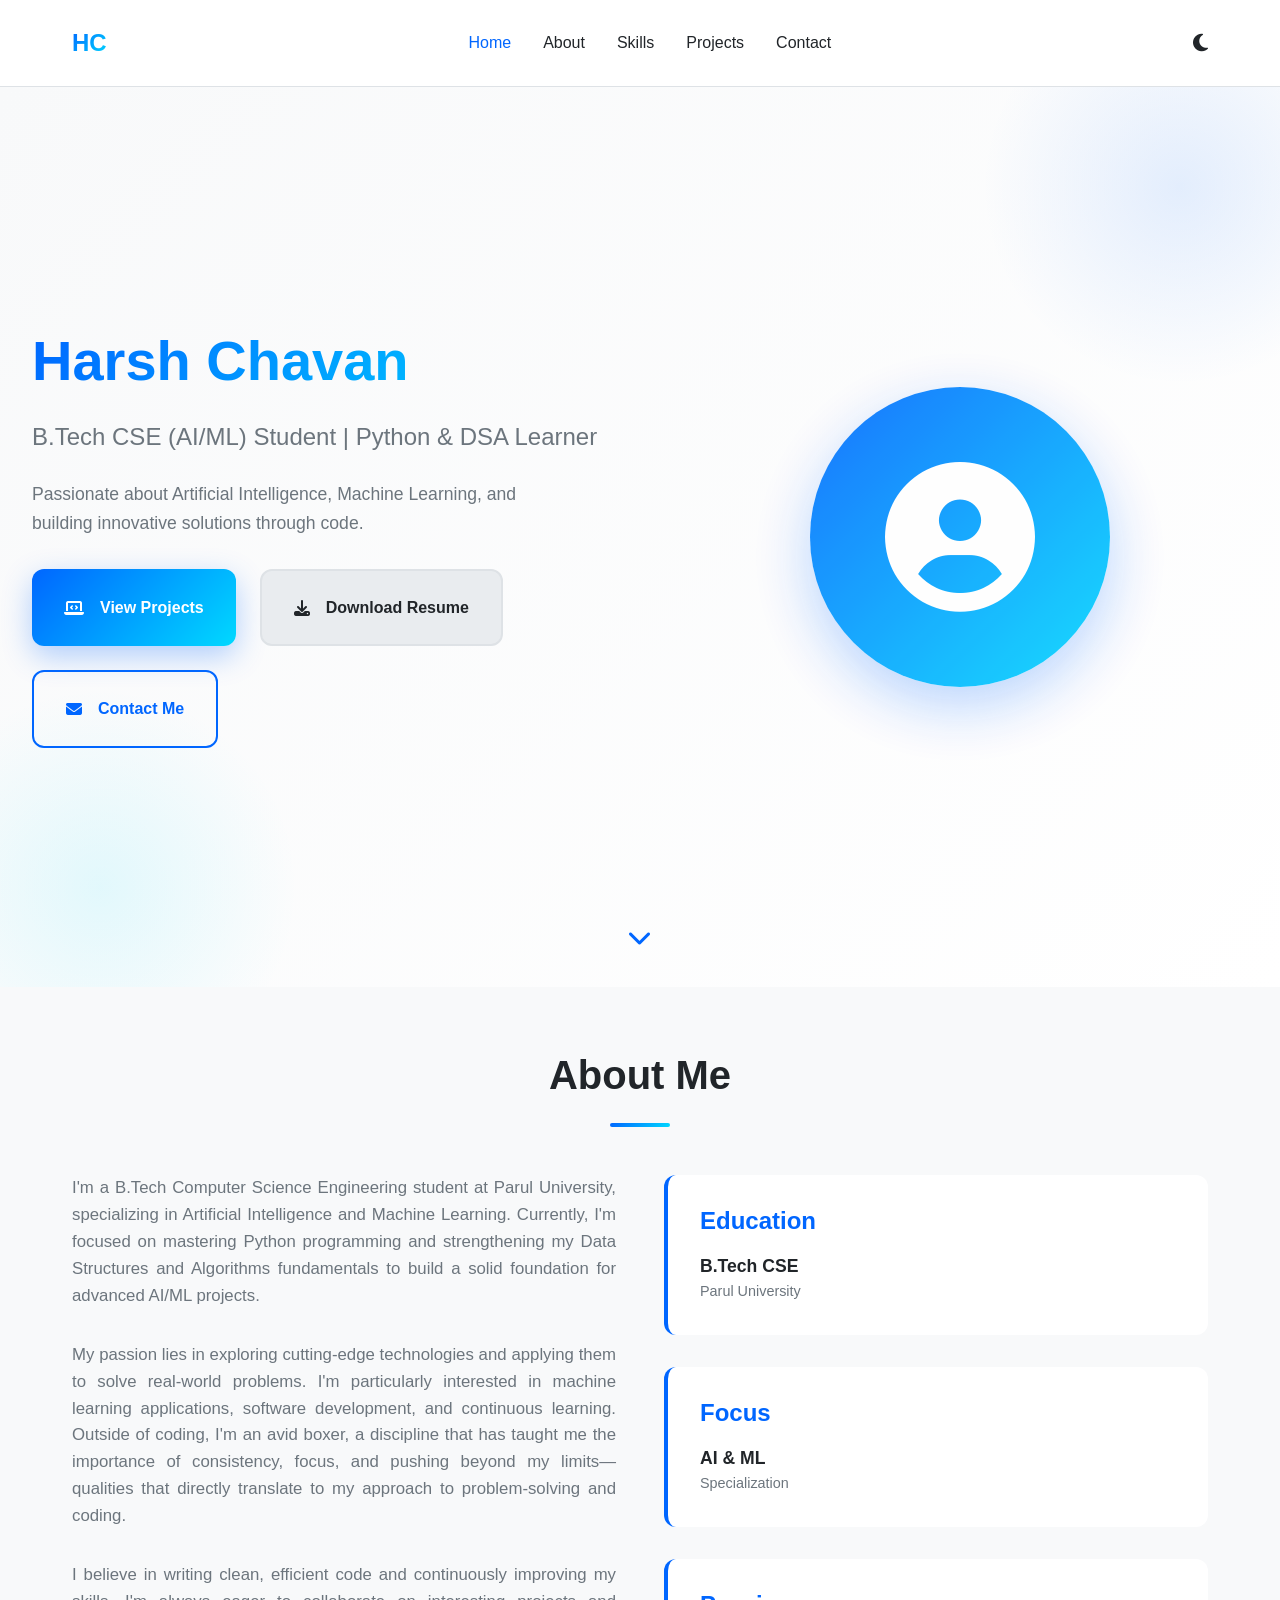
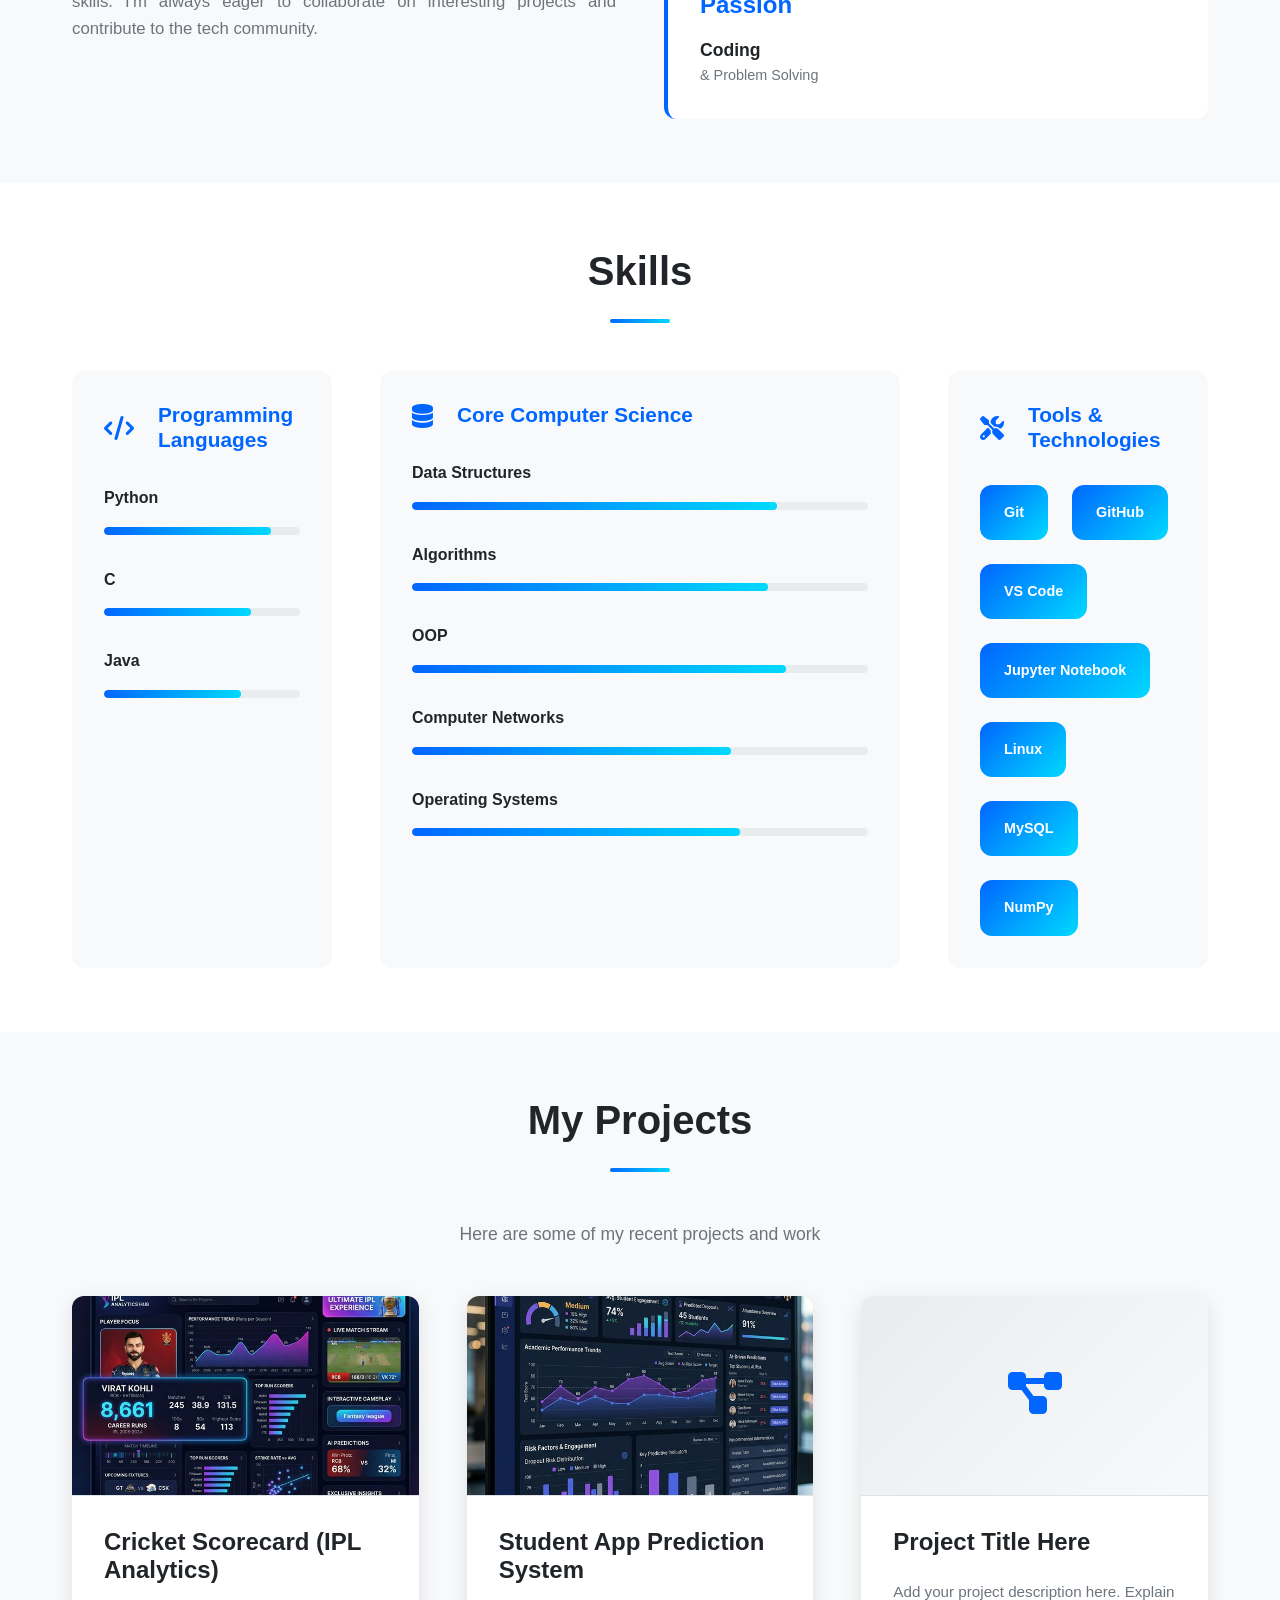
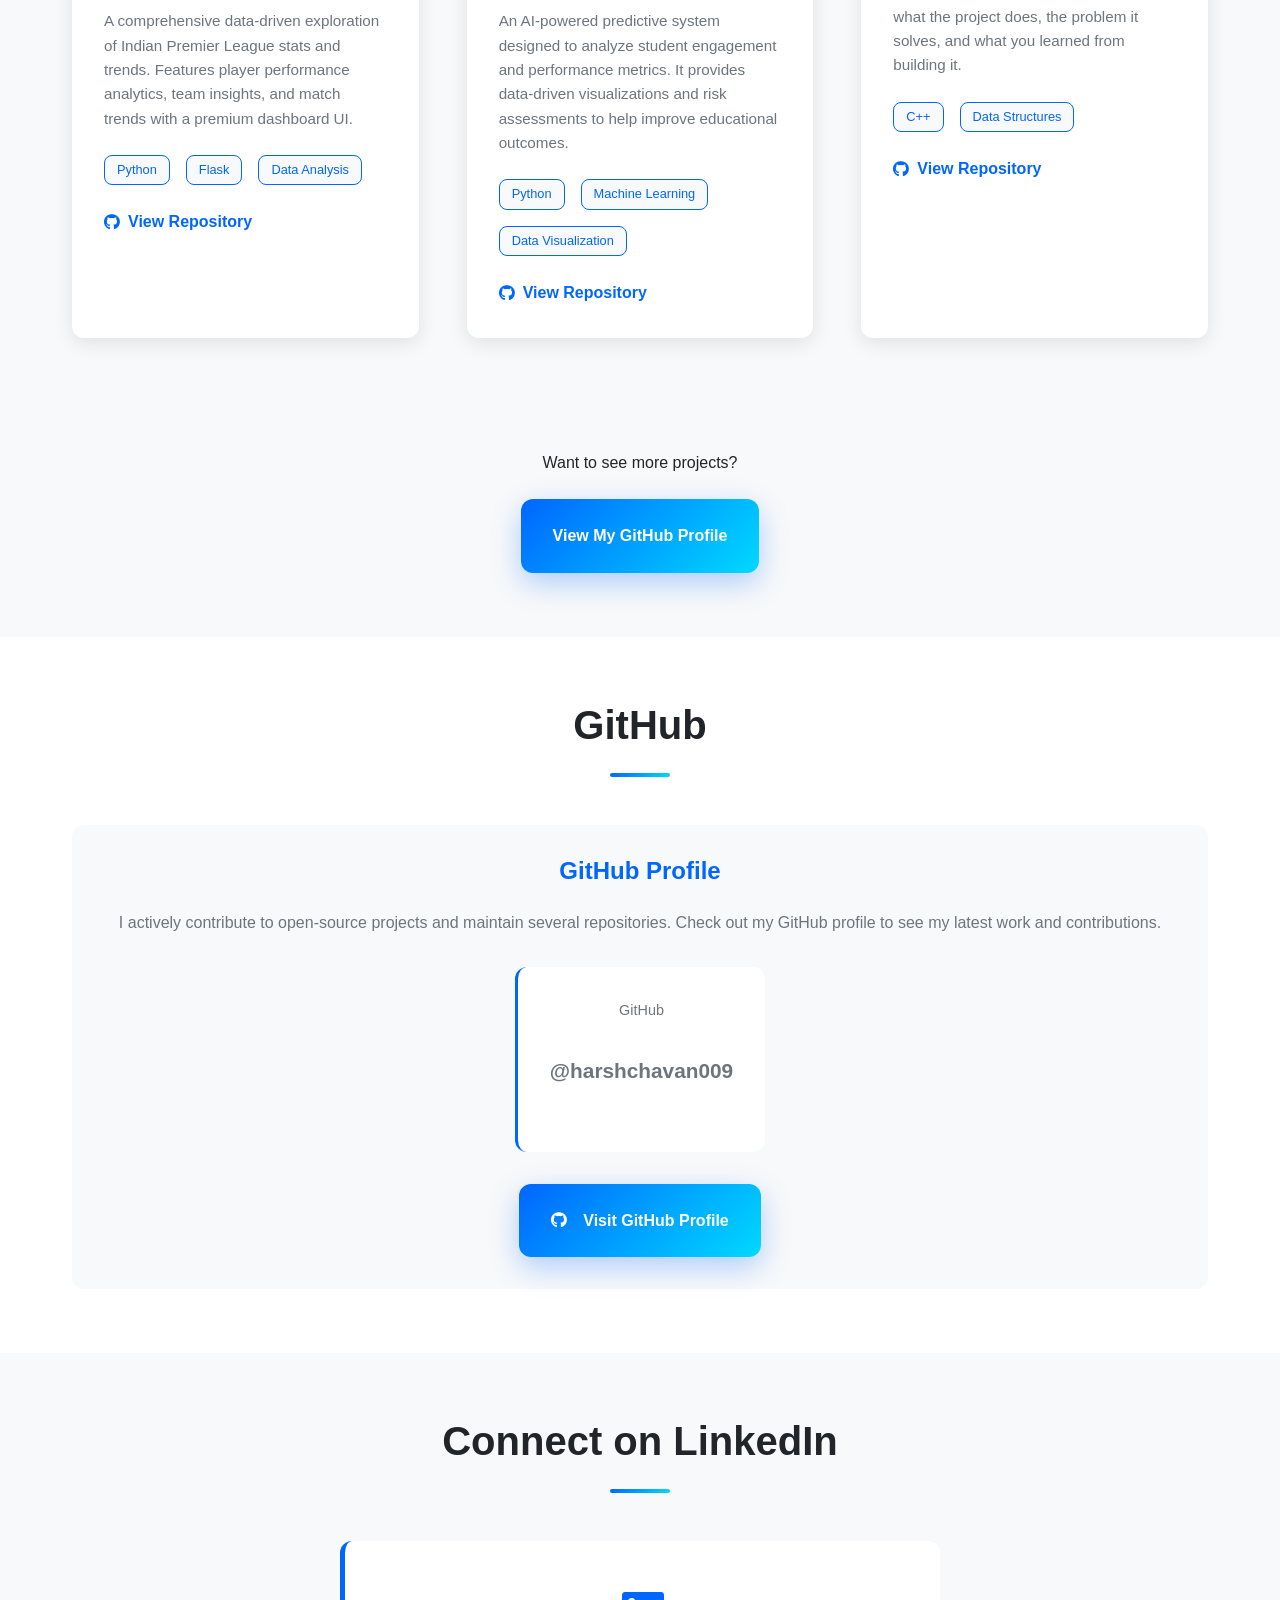
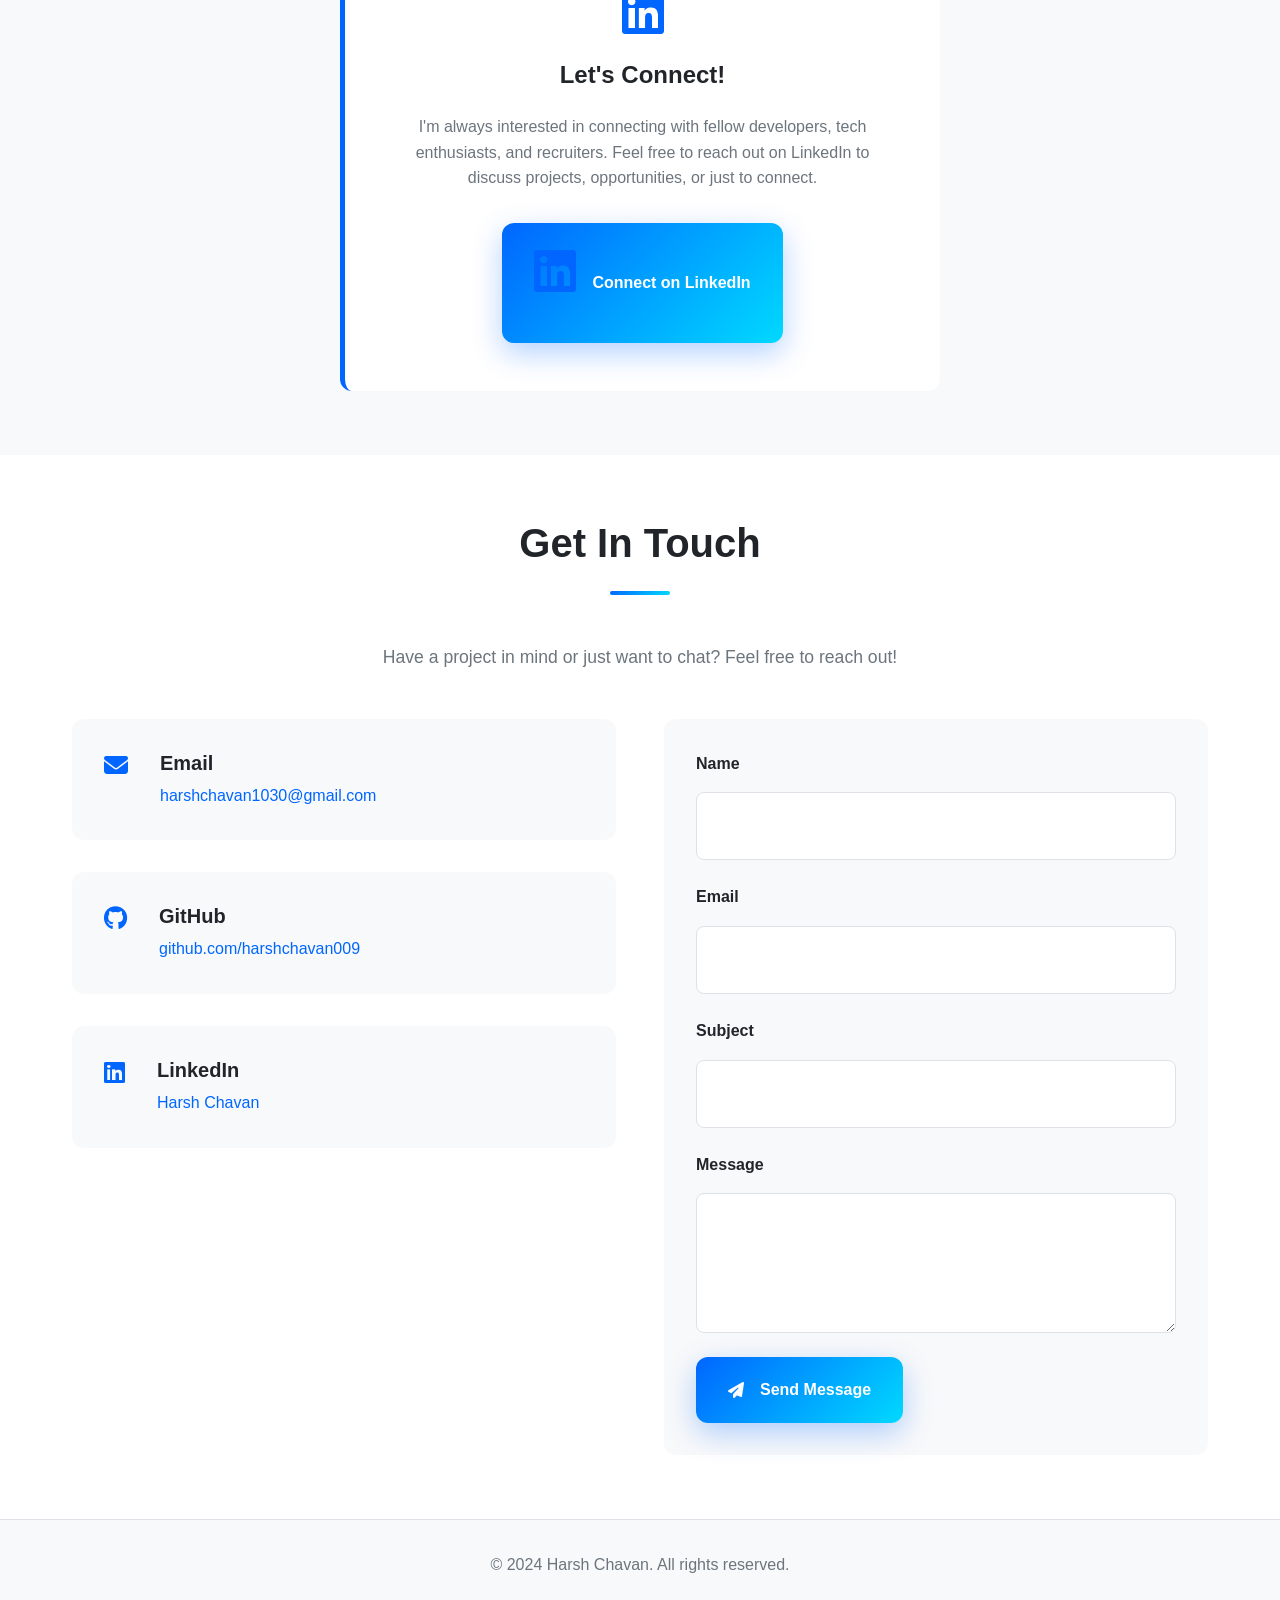
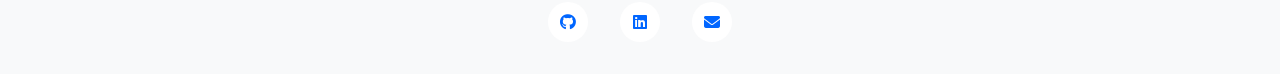
<file: legacy/index.html>
<!DOCTYPE html>
<html lang="en">
<head>
    <meta charset="UTF-8">
    <meta name="viewport" content="width=device-width, initial-scale=1.0">
    <title>Harsh Chavan - B.Tech CSE AI/ML Student</title>
    <link rel="stylesheet" href="styles.css">
    <link rel="stylesheet" href="https://cdnjs.cloudflare.com/ajax/libs/font-awesome/6.4.0/css/all.min.css">
</head>
<body>
    <!-- Navigation Bar -->
    <nav class="navbar">
        <div class="nav-container">
            <div class="nav-logo">
                <span class="logo-text">HC</span>
            </div>
            <ul class="nav-menu">
                <li><a href="#home" class="nav-link">Home</a></li>
                <li><a href="#about" class="nav-link">About</a></li>
                <li><a href="#skills" class="nav-link">Skills</a></li>
                <li><a href="#projects" class="nav-link">Projects</a></li>
                <li><a href="#contact" class="nav-link">Contact</a></li>
            </ul>
            <div class="nav-controls">
                <button class="theme-toggle" id="themeToggle" aria-label="Toggle theme">
                    <i class="fas fa-moon"></i>
                </button>
                <button class="hamburger" id="hamburger">
                    <span></span>
                    <span></span>
                    <span></span>
                </button>
            </div>
        </div>
    </nav>

    <!-- Hero Section -->
    <section id="home" class="hero">
        <div class="hero-content">
            <div class="hero-text">
                <h1 class="hero-title">Harsh Chavan</h1>
                <p class="hero-subtitle">B.Tech CSE (AI/ML) Student | Python & DSA Learner</p>
                <p class="hero-description">
                    Passionate about Artificial Intelligence, Machine Learning, and building innovative solutions through code.
                </p>
                <div class="hero-buttons">
                    <a href="#projects" class="btn btn-primary">
                        <i class="fas fa-laptop-code"></i> View Projects
                    </a>
                    <a href="#contact" class="btn btn-secondary">
                        <i class="fas fa-download"></i> Download Resume
                    </a>
                    <a href="#contact" class="btn btn-outline">
                        <i class="fas fa-envelope"></i> Contact Me
                    </a>
                </div>
            </div>
            <div class="hero-image">
                <div class="avatar-placeholder">
                    <i class="fas fa-user-circle"></i>
                </div>
            </div>
        </div>
        <div class="scroll-indicator">
            <i class="fas fa-chevron-down"></i>
        </div>
    </section>

    <!-- About Section -->
    <section id="about" class="about">
        <div class="container">
            <h2 class="section-title">About Me</h2>
            <div class="about-content">
                <div class="about-text">
                    <p>
                        I'm a B.Tech Computer Science Engineering student at Parul University, specializing in Artificial Intelligence and Machine Learning. Currently, I'm focused on mastering Python programming and strengthening my Data Structures and Algorithms fundamentals to build a solid foundation for advanced AI/ML projects.
                    </p>
                    <p>
                        My passion lies in exploring cutting-edge technologies and applying them to solve real-world problems. I'm particularly interested in machine learning applications, software development, and continuous learning. Outside of coding, I'm an avid boxer, a discipline that has taught me the importance of consistency, focus, and pushing beyond my limits—qualities that directly translate to my approach to problem-solving and coding.
                    </p>
                    <p>
                        I believe in writing clean, efficient code and continuously improving my skills. I'm always eager to collaborate on interesting projects and contribute to the tech community.
                    </p>
                </div>
                <div class="about-stats">
                    <div class="stat-card">
                        <h3>Education</h3>
                        <p>B.Tech CSE</p>
                        <p class="stat-subtext">Parul University</p>
                    </div>
                    <div class="stat-card">
                        <h3>Focus</h3>
                        <p>AI & ML</p>
                        <p class="stat-subtext">Specialization</p>
                    </div>
                    <div class="stat-card">
                        <h3>Passion</h3>
                        <p>Coding</p>
                        <p class="stat-subtext">& Problem Solving</p>
                    </div>
                </div>
            </div>
        </div>
    </section>

    <!-- Skills Section -->
    <section id="skills" class="skills">
        <div class="container">
            <h2 class="section-title">Skills</h2>
            <div class="skills-grid">
                <!-- Programming Languages -->
                <div class="skill-category">
                    <h3 class="category-title">
                        <i class="fas fa-code"></i> Programming Languages
                    </h3>
                    <div class="skill-items">
                        <div class="skill-item">
                            <span class="skill-name">Python</span>
                            <div class="skill-bar">
                                <div class="skill-progress" style="width: 85%;"></div>
                            </div>
                        </div>
                        <div class="skill-item">
                            <span class="skill-name">C</span>
                            <div class="skill-bar">
                                <div class="skill-progress" style="width: 75%;"></div>
                            </div>
                        </div>
                        <div class="skill-item">
                            <span class="skill-name">Java</span>
                            <div class="skill-bar">
                                <div class="skill-progress" style="width: 70%;"></div>
                            </div>
                        </div>
                    </div>
                </div>

                <!-- Core Computer Science -->
                <div class="skill-category">
                    <h3 class="category-title">
                        <i class="fas fa-database"></i> Core Computer Science
                    </h3>
                    <div class="skill-items">
                        <div class="skill-item">
                            <span class="skill-name">Data Structures</span>
                            <div class="skill-bar">
                                <div class="skill-progress" style="width: 80%;"></div>
                            </div>
                        </div>
                        <div class="skill-item">
                            <span class="skill-name">Algorithms</span>
                            <div class="skill-bar">
                                <div class="skill-progress" style="width: 78%;"></div>
                            </div>
                        </div>
                        <div class="skill-item">
                            <span class="skill-name">OOP</span>
                            <div class="skill-bar">
                                <div class="skill-progress" style="width: 82%;"></div>
                            </div>
                        </div>
                        <div class="skill-item">
                            <span class="skill-name">Computer Networks</span>
                            <div class="skill-bar">
                                <div class="skill-progress" style="width: 70%;"></div>
                            </div>
                        </div>
                        <div class="skill-item">
                            <span class="skill-name">Operating Systems</span>
                            <div class="skill-bar">
                                <div class="skill-progress" style="width: 72%;"></div>
                            </div>
                        </div>
                    </div>
                </div>

                <!-- Tools & Technologies -->
                <div class="skill-category">
                    <h3 class="category-title">
                        <i class="fas fa-tools"></i> Tools & Technologies
                    </h3>
                    <div class="skill-badges">
                        <span class="badge">Git</span>
                        <span class="badge">GitHub</span>
                        <span class="badge">VS Code</span>
                        <span class="badge">Jupyter Notebook</span>
                        <span class="badge">Linux</span>
                        <span class="badge">MySQL</span>
                        <span class="badge">NumPy</span>
                    </div>
                </div>
            </div>
        </div>
    </section>

    <!-- Projects Section -->
    <section id="projects" class="projects">
        <div class="container">
            <h2 class="section-title">My Projects</h2>
            <p class="section-subtitle">Here are some of my recent projects and work</p>
            <div class="projects-grid">
                <div class="project-card">
                    <div class="project-image">
                        <img src="projects/cricket-scorecard.png" alt="Cricket Scorecard" style="width: 100%; height: 100%; object-fit: cover;">
                    </div>
                    <div class="project-content">
                        <h3 class="project-title">Cricket Scorecard (IPL Analytics)</h3>
                        <p class="project-description">
                            A comprehensive data-driven exploration of Indian Premier League stats and trends. Features player performance analytics, team insights, and match trends with a premium dashboard UI.
                        </p>
                        <div class="project-tech">
                            <span class="tech-tag">Python</span>
                            <span class="tech-tag">Flask</span>
                            <span class="tech-tag">Data Analysis</span>
                        </div>
                        <div class="project-links">
                            <a href="https://github.com/harshchavan009/Cricket-Scorecard.git" class="project-link" title="View Repository" target="_blank">
                                <i class="fab fa-github"></i> View Repository
                            </a>
                        </div>
                    </div>
                </div>

                <div class="project-card">
                    <div class="project-image">
                        <img src="projects/student-prediction.png" alt="Student App Prediction System" style="width: 100%; height: 100%; object-fit: cover;">
                    </div>
                    <div class="project-content">
                        <h3 class="project-title">Student App Prediction System</h3>
                        <p class="project-description">
                            An AI-powered predictive system designed to analyze student engagement and performance metrics. It provides data-driven visualizations and risk assessments to help improve educational outcomes.
                        </p>
                        <div class="project-tech">
                            <span class="tech-tag">Python</span>
                            <span class="tech-tag">Machine Learning</span>
                            <span class="tech-tag">Data Visualization</span>
                        </div>
                        <div class="project-links">
                            <a href="https://github.com/harshchavan009/Student-App-Prediction-System.git" class="project-link" title="View Repository" target="_blank">
                                <i class="fab fa-github"></i> View Repository
                            </a>
                        </div>
                    </div>
                </div>

                <div class="project-card">
                    <div class="project-image">
                        <div class="project-placeholder">
                            <i class="fas fa-project-diagram"></i>
                        </div>
                    </div>
                    <div class="project-content">
                        <h3 class="project-title">Project Title Here</h3>
                        <p class="project-description">
                            Add your project description here. Explain what the project does, the problem it solves, and what you learned from building it.
                        </p>
                        <div class="project-tech">
                            <span class="tech-tag">C++</span>
                            <span class="tech-tag">Data Structures</span>
                        </div>
                        <div class="project-links">
                            <a href="#" class="project-link" title="View Repository">
                                <i class="fab fa-github"></i> View Repository
                            </a>
                        </div>
                    </div>
                </div>
            </div>
            <div class="projects-cta">
                <p>Want to see more projects?</p>
                <a href="https://github.com/harshchavan009" target="_blank" class="btn btn-primary">
                    View My GitHub Profile
                </a>
            </div>
        </div>
    </section>

    <!-- GitHub Section -->
    <section id="github" class="github-section">
        <div class="container">
            <h2 class="section-title">GitHub</h2>
            <div class="github-content">
                <div class="github-info">
                    <h3>GitHub Profile</h3>
                    <p>
                        I actively contribute to open-source projects and maintain several repositories. Check out my GitHub profile to see my latest work and contributions.
                    </p>
                    <div class="github-stats-placeholder">
                        <div class="stat">
                            <p class="stat-label">GitHub</p>
                            <p class="stat-value">@harshchavan009</p>
                        </div>
                    </div>
                    <a href="https://github.com/harshchavan009" target="_blank" class="btn btn-primary">
                        <i class="fab fa-github"></i> Visit GitHub Profile
                    </a>
                </div>
            </div>
        </div>
    </section>

    <!-- LinkedIn Section -->
    <section id="linkedin" class="linkedin-section">
        <div class="container">
            <h2 class="section-title">Connect on LinkedIn</h2>
            <div class="linkedin-content">
                <div class="linkedin-message">
                    <i class="fab fa-linkedin"></i>
                    <h3>Let's Connect!</h3>
                    <p>
                        I'm always interested in connecting with fellow developers, tech enthusiasts, and recruiters. Feel free to reach out on LinkedIn to discuss projects, opportunities, or just to connect.
                    </p>
                    <a href="https://www.linkedin.com/in/harsh-chavan-5804a5344/" target="_blank" class="btn btn-primary">
                        <i class="fab fa-linkedin"></i> Connect on LinkedIn
                    </a>
                </div>
            </div>
        </div>
    </section>

    <!-- Contact Section -->
    <section id="contact" class="contact">
        <div class="container">
            <h2 class="section-title">Get In Touch</h2>
            <p class="section-subtitle">Have a project in mind or just want to chat? Feel free to reach out!</p>
            
            <div class="contact-wrapper">
                <div class="contact-info">
                    <div class="contact-item">
                        <i class="fas fa-envelope"></i>
                        <div>
                            <h4>Email</h4>
                            <a href="mailto:harshchavan1030@gmail.com">harshchavan1030@gmail.com</a>
                        </div>
                    </div>
                    <div class="contact-item">
                        <i class="fab fa-github"></i>
                        <div>
                            <h4>GitHub</h4>
                            <a href="https://github.com/harshchavan009" target="_blank">github.com/harshchavan009</a>
                        </div>
                    </div>
                    <div class="contact-item">
                        <i class="fab fa-linkedin"></i>
                        <div>
                            <h4>LinkedIn</h4>
                            <a href="https://www.linkedin.com/in/harsh-chavan-5804a5344/" target="_blank">Harsh Chavan</a>
                        </div>
                    </div>
                </div>

                <form class="contact-form" id="contactForm">
                    <div class="form-group">
                        <label for="name">Name</label>
                        <input type="text" id="name" name="name" required>
                    </div>
                    <div class="form-group">
                        <label for="email">Email</label>
                        <input type="email" id="email" name="email" required>
                    </div>
                    <div class="form-group">
                        <label for="subject">Subject</label>
                        <input type="text" id="subject" name="subject" required>
                    </div>
                    <div class="form-group">
                        <label for="message">Message</label>
                        <textarea id="message" name="message" rows="5" required></textarea>
                    </div>
                    <button type="submit" class="btn btn-primary">
                        <i class="fas fa-paper-plane"></i> Send Message
                    </button>
                </form>
            </div>
        </div>
    </section>

    <!-- Footer -->
    <footer class="footer">
        <div class="container">
            <p>&copy; 2024 Harsh Chavan. All rights reserved.</p>
            <div class="footer-links">
                <a href="https://github.com/harshchavan009" target="_blank" title="GitHub">
                    <i class="fab fa-github"></i>
                </a>
                <a href="https://www.linkedin.com/in/harsh-chavan-5804a5344/" target="_blank" title="LinkedIn">
                    <i class="fab fa-linkedin"></i>
                </a>
                <a href="mailto:harshchavan1030@gmail.com" title="Email">
                    <i class="fas fa-envelope"></i>
                </a>
            </div>
        </div>
    </footer>

    <script src="script.js"></script>
</body>
</html>
</file>
<file: legacy/styles.css>
/* ============================================
   CSS Variables & Root Styling
   ============================================ */

:root {
    /* Light Mode Colors */
    --bg-primary: #ffffff;
    --bg-secondary: #f8f9fa;
    --bg-tertiary: #e9ecef;
    --text-primary: #212529;
    --text-secondary: #6c757d;
    --text-tertiary: #adb5bd;
    --border-color: #dee2e6;
    --accent-primary: #0066ff;
    --accent-secondary: #00d9ff;
    --success: #28a745;
    --warning: #ffc107;
    --danger: #dc3545;
    
    /* Spacing */
    --spacing-xs: 0.5rem;
    --spacing-sm: 1rem;
    --spacing-md: 1.5rem;
    --spacing-lg: 2rem;
    --spacing-xl: 3rem;
    --spacing-2xl: 4rem;
    
    /* Border Radius */
    --radius-sm: 0.375rem;
    --radius-md: 0.5rem;
    --radius-lg: 0.75rem;
    --radius-xl: 1rem;
    
    /* Transitions */
    --transition-fast: 0.2s ease-in-out;
    --transition-base: 0.3s ease-in-out;
    --transition-slow: 0.5s ease-in-out;
}

html.dark-mode {
    --bg-primary: #1a1a1a;
    --bg-secondary: #2d2d2d;
    --bg-tertiary: #3d3d3d;
    --text-primary: #ffffff;
    --text-secondary: #b0b0b0;
    --text-tertiary: #808080;
    --border-color: #404040;
    --accent-primary: #00d9ff;
    --accent-secondary: #0066ff;
}

/* ============================================
   Global Styles
   ============================================ */

* {
    margin: 0;
    padding: 0;
    box-sizing: border-box;
}

html {
    scroll-behavior: smooth;
}

body {
    font-family: -apple-system, BlinkMacSystemFont, 'Segoe UI', Roboto, 'Helvetica Neue', Arial, sans-serif;
    background-color: var(--bg-primary);
    color: var(--text-primary);
    line-height: 1.6;
    transition: background-color var(--transition-base), color var(--transition-base);
}

.container {
    max-width: 1200px;
    margin: 0 auto;
    padding: 0 var(--spacing-lg);
}

/* ============================================
   Typography
   ============================================ */

h1, h2, h3, h4, h5, h6 {
    line-height: 1.2;
    margin-bottom: var(--spacing-md);
}

h1 {
    font-size: 3rem;
    font-weight: 700;
}

h2 {
    font-size: 2.5rem;
    font-weight: 600;
}

h3 {
    font-size: 1.5rem;
    font-weight: 600;
}

h4 {
    font-size: 1.25rem;
    font-weight: 600;
}

p {
    margin-bottom: var(--spacing-md);
}

a {
    color: var(--accent-primary);
    text-decoration: none;
    transition: color var(--transition-fast);
}

a:hover {
    color: var(--accent-secondary);
}

/* ============================================
   Navigation Bar
   ============================================ */

.navbar {
    position: sticky;
    top: 0;
    z-index: 100;
    background-color: var(--bg-primary);
    border-bottom: 1px solid var(--border-color);
    transition: all var(--transition-base);
}

.nav-container {
    display: flex;
    justify-content: space-between;
    align-items: center;
    max-width: 1200px;
    margin: 0 auto;
    padding: var(--spacing-md) var(--spacing-lg);
}

.nav-logo {
    font-size: 1.5rem;
    font-weight: 700;
}

.logo-text {
    background: linear-gradient(135deg, var(--accent-primary), var(--accent-secondary));
    -webkit-background-clip: text;
    -webkit-text-fill-color: transparent;
    background-clip: text;
}

.nav-menu {
    display: flex;
    list-style: none;
    gap: var(--spacing-lg);
}

.nav-link {
    color: var(--text-primary);
    font-weight: 500;
    position: relative;
    transition: color var(--transition-fast);
}

.nav-link::after {
    content: '';
    position: absolute;
    bottom: -5px;
    left: 0;
    width: 0;
    height: 2px;
    background: linear-gradient(135deg, var(--accent-primary), var(--accent-secondary));
    transition: width var(--transition-fast);
}

.nav-link:hover::after {
    width: 100%;
}

.nav-controls {
    display: flex;
    gap: var(--spacing-md);
    align-items: center;
}

.theme-toggle {
    background: none;
    border: none;
    color: var(--text-primary);
    cursor: pointer;
    font-size: 1.25rem;
    transition: transform var(--transition-fast);
}

.theme-toggle:hover {
    transform: rotate(20deg);
}

.hamburger {
    display: none;
    flex-direction: column;
    background: none;
    border: none;
    cursor: pointer;
    gap: 5px;
}

.hamburger span {
    width: 25px;
    height: 3px;
    background-color: var(--text-primary);
    border-radius: var(--radius-sm);
    transition: all var(--transition-fast);
}

/* ============================================
   Hero Section
   ============================================ */

.hero {
    min-height: 100vh;
    display: flex;
    flex-direction: column;
    justify-content: center;
    align-items: center;
    padding: var(--spacing-2xl) var(--spacing-lg);
    background: linear-gradient(135deg, var(--bg-secondary) 0%, var(--bg-primary) 100%);
    position: relative;
    overflow: hidden;
}

.hero::before {
    content: '';
    position: absolute;
    width: 400px;
    height: 400px;
    background: radial-gradient(circle, var(--accent-primary) 0%, transparent 70%);
    opacity: 0.1;
    border-radius: 50%;
    top: -100px;
    right: -100px;
    animation: float 6s ease-in-out infinite;
}

.hero::after {
    content: '';
    position: absolute;
    width: 400px;
    height: 400px;
    background: radial-gradient(circle, var(--accent-secondary) 0%, transparent 70%);
    opacity: 0.1;
    border-radius: 50%;
    bottom: -100px;
    left: -100px;
    animation: float 8s ease-in-out infinite reverse;
}

.hero-content {
    display: grid;
    grid-template-columns: 1fr 1fr;
    gap: var(--spacing-2xl);
    align-items: center;
    position: relative;
    z-index: 1;
    width: 100%;
}

.hero-text {
    animation: slideInLeft 1s ease-out;
}

.hero-title {
    font-size: 3.5rem;
    font-weight: 800;
    margin-bottom: var(--spacing-md);
    background: linear-gradient(135deg, var(--accent-primary), var(--accent-secondary));
    -webkit-background-clip: text;
    -webkit-text-fill-color: transparent;
    background-clip: text;
}

.hero-subtitle {
    font-size: 1.5rem;
    color: var(--text-secondary);
    margin-bottom: var(--spacing-md);
    font-weight: 500;
}

.hero-description {
    font-size: 1.1rem;
    color: var(--text-secondary);
    margin-bottom: var(--spacing-lg);
    max-width: 500px;
}

.hero-buttons {
    display: flex;
    gap: var(--spacing-md);
    flex-wrap: wrap;
}

.hero-image {
    animation: slideInRight 1s ease-out;
    display: flex;
    justify-content: center;
    align-items: center;
}

.avatar-placeholder {
    width: 300px;
    height: 300px;
    border-radius: 50%;
    background: linear-gradient(135deg, var(--accent-primary), var(--accent-secondary));
    display: flex;
    justify-content: center;
    align-items: center;
    font-size: 150px;
    color: white;
    opacity: 0.9;
    box-shadow: 0 20px 60px rgba(0, 102, 255, 0.3);
    animation: pulse 3s ease-in-out infinite;
}

.scroll-indicator {
    position: absolute;
    bottom: 30px;
    left: 50%;
    transform: translateX(-50%);
    color: var(--accent-primary);
    font-size: 1.5rem;
    animation: bounce 2s ease-in-out infinite;
}

/* ============================================
   Buttons
   ============================================ */

.btn {
    display: inline-flex;
    align-items: center;
    gap: var(--spacing-sm);
    padding: var(--spacing-md) var(--spacing-lg);
    border: none;
    border-radius: var(--radius-lg);
    font-size: 1rem;
    font-weight: 600;
    cursor: pointer;
    transition: all var(--transition-fast);
    text-decoration: none;
}

.btn-primary {
    background: linear-gradient(135deg, var(--accent-primary), var(--accent-secondary));
    color: white;
    box-shadow: 0 10px 30px rgba(0, 102, 255, 0.3);
}

.btn-primary:hover {
    transform: translateY(-3px);
    box-shadow: 0 15px 40px rgba(0, 102, 255, 0.4);
}

.btn-secondary {
    background-color: var(--bg-tertiary);
    color: var(--text-primary);
    border: 2px solid var(--border-color);
}

.btn-secondary:hover {
    background-color: var(--border-color);
    transform: translateY(-3px);
}

.btn-outline {
    background: transparent;
    color: var(--accent-primary);
    border: 2px solid var(--accent-primary);
}

.btn-outline:hover {
    background-color: var(--accent-primary);
    color: white;
    transform: translateY(-3px);
}

/* ============================================
   About Section
   ============================================ */

.about {
    padding: var(--spacing-2xl) var(--spacing-lg);
    background-color: var(--bg-secondary);
}

.section-title {
    text-align: center;
    font-size: 2.5rem;
    margin-bottom: var(--spacing-xl);
    position: relative;
}

.section-title::after {
    content: '';
    display: block;
    width: 60px;
    height: 4px;
    background: linear-gradient(135deg, var(--accent-primary), var(--accent-secondary));
    margin: var(--spacing-md) auto 0;
    border-radius: 2px;
}

.about-content {
    display: grid;
    grid-template-columns: 1fr 1fr;
    gap: var(--spacing-xl);
    align-items: start;
}

.about-text p {
    color: var(--text-secondary);
    font-size: 1.05rem;
    margin-bottom: var(--spacing-lg);
    text-align: justify;
}

.about-stats {
    display: flex;
    flex-direction: column;
    gap: var(--spacing-lg);
}

.stat-card {
    background-color: var(--bg-primary);
    padding: var(--spacing-lg);
    border-radius: var(--radius-lg);
    border-left: 4px solid var(--accent-primary);
    transition: all var(--transition-base);
}

.stat-card:hover {
    transform: translateX(10px);
    box-shadow: 0 10px 30px rgba(0, 102, 255, 0.2);
}

.stat-card h3 {
    color: var(--accent-primary);
    margin-bottom: var(--spacing-sm);
}

.stat-card p {
    font-size: 1.1rem;
    font-weight: 600;
    margin: 0;
}

.stat-subtext {
    font-size: 0.9rem !important;
    color: var(--text-secondary) !important;
    font-weight: 400 !important;
}

/* ============================================
   Skills Section
   ============================================ */

.skills {
    padding: var(--spacing-2xl) var(--spacing-lg);
}

.skills-grid {
    display: grid;
    grid-template-columns: 1fr 2fr 1fr;
    gap: var(--spacing-xl);
}

.skill-category {
    background-color: var(--bg-secondary);
    padding: var(--spacing-lg);
    border-radius: var(--radius-lg);
    transition: all var(--transition-base);
}

.skill-category:hover {
    transform: translateY(-5px);
    box-shadow: 0 15px 40px rgba(0, 102, 255, 0.1);
}

.category-title {
    display: flex;
    align-items: center;
    gap: var(--spacing-md);
    color: var(--accent-primary);
    margin-bottom: var(--spacing-lg);
    font-size: 1.3rem;
}

.category-title i {
    font-size: 1.5rem;
}

.skill-items {
    display: flex;
    flex-direction: column;
    gap: var(--spacing-lg);
}

.skill-item {
    display: flex;
    flex-direction: column;
    gap: var(--spacing-sm);
}

.skill-name {
    font-weight: 600;
    color: var(--text-primary);
}

.skill-bar {
    height: 8px;
    background-color: var(--bg-tertiary);
    border-radius: 4px;
    overflow: hidden;
}

.skill-progress {
    height: 100%;
    background: linear-gradient(90deg, var(--accent-primary), var(--accent-secondary));
    border-radius: 4px;
    animation: growWidth 1.5s ease-out forwards;
}

@keyframes growWidth {
    from {
        width: 0 !important;
    }
}

.skill-badges {
    display: flex;
    flex-wrap: wrap;
    gap: var(--spacing-md);
}

.badge {
    display: inline-block;
    padding: var(--spacing-sm) var(--spacing-md);
    background: linear-gradient(135deg, var(--accent-primary), var(--accent-secondary));
    color: white;
    border-radius: var(--radius-lg);
    font-size: 0.9rem;
    font-weight: 600;
    transition: all var(--transition-fast);
}

.badge:hover {
    transform: scale(1.1);
}

/* ============================================
   Projects Section
   ============================================ */

.projects {
    padding: var(--spacing-2xl) var(--spacing-lg);
    background-color: var(--bg-secondary);
}

.section-subtitle {
    text-align: center;
    color: var(--text-secondary);
    font-size: 1.1rem;
    margin-bottom: var(--spacing-xl);
}

.projects-grid {
    display: grid;
    grid-template-columns: repeat(auto-fit, minmax(300px, 1fr));
    gap: var(--spacing-xl);
    margin-bottom: var(--spacing-2xl);
}

.project-card {
    background-color: var(--bg-primary);
    border-radius: var(--radius-lg);
    overflow: hidden;
    transition: all var(--transition-base);
    box-shadow: 0 5px 20px rgba(0, 0, 0, 0.1);
}

body.dark-mode .project-card {
    box-shadow: 0 5px 20px rgba(0, 0, 0, 0.3);
}

.project-card:hover {
    transform: translateY(-10px);
    box-shadow: 0 15px 50px rgba(0, 102, 255, 0.2);
}

.project-image {
    height: 200px;
    background: linear-gradient(135deg, var(--bg-tertiary), var(--bg-secondary));
    display: flex;
    justify-content: center;
    align-items: center;
    border-bottom: 1px solid var(--border-color);
}

.project-placeholder {
    font-size: 3rem;
    color: var(--accent-primary);
}

.project-content {
    padding: var(--spacing-lg);
}

.project-title {
    color: var(--text-primary);
    margin-bottom: var(--spacing-md);
}

.project-description {
    color: var(--text-secondary);
    margin-bottom: var(--spacing-md);
    font-size: 0.95rem;
}

.project-tech {
    display: flex;
    flex-wrap: wrap;
    gap: var(--spacing-sm);
    margin-bottom: var(--spacing-md);
}

.tech-tag {
    font-size: 0.8rem;
    padding: 0.25rem 0.75rem;
    background-color: var(--bg-secondary);
    color: var(--accent-primary);
    border-radius: var(--radius-md);
    border: 1px solid var(--accent-primary);
}

.project-links {
    display: flex;
    gap: var(--spacing-md);
}

.project-link {
    display: inline-flex;
    align-items: center;
    gap: 0.5rem;
    color: var(--accent-primary);
    font-weight: 600;
    transition: all var(--transition-fast);
}

.project-link:hover {
    color: var(--accent-secondary);
    transform: translateX(5px);
}

.projects-cta {
    text-align: center;
    padding-top: var(--spacing-xl);
}

.projects-cta p {
    margin-bottom: var(--spacing-md);
}

/* ============================================
   GitHub Section
   ============================================ */

.github-section {
    padding: var(--spacing-2xl) var(--spacing-lg);
}

.github-content {
    display: grid;
    grid-template-columns: 1fr;
    gap: var(--spacing-xl);
}

.github-info {
    background-color: var(--bg-secondary);
    padding: var(--spacing-lg);
    border-radius: var(--radius-lg);
    text-align: center;
}

.github-info h3 {
    color: var(--accent-primary);
    margin-bottom: var(--spacing-md);
}

.github-info p {
    color: var(--text-secondary);
    margin-bottom: var(--spacing-lg);
}

.github-stats-placeholder {
    display: flex;
    justify-content: center;
    gap: var(--spacing-xl);
    margin: var(--spacing-lg) 0;
}

.stat {
    background-color: var(--bg-primary);
    padding: var(--spacing-lg);
    border-radius: var(--radius-lg);
    min-width: 150px;
    border-left: 3px solid var(--accent-primary);
}

.stat-label {
    color: var(--text-secondary);
    font-size: 0.9rem;
    margin-bottom: 0.5rem;
}

.stat-value {
    color: var(--accent-primary);
    font-size: 1.3rem;
    font-weight: 700;
}

/* ============================================
   LinkedIn Section
   ============================================ */

.linkedin-section {
    padding: var(--spacing-2xl) var(--spacing-lg);
    background-color: var(--bg-secondary);
}

.linkedin-content {
    display: flex;
    justify-content: center;
}

.linkedin-message {
    background-color: var(--bg-primary);
    padding: var(--spacing-xl);
    border-radius: var(--radius-lg);
    text-align: center;
    max-width: 600px;
    border-left: 5px solid #0066ff;
}

.linkedin-message i {
    font-size: 3rem;
    color: #0066ff;
    margin-bottom: var(--spacing-md);
}

.linkedin-message h3 {
    color: var(--text-primary);
    margin-bottom: var(--spacing-md);
}

.linkedin-message p {
    color: var(--text-secondary);
    margin-bottom: var(--spacing-lg);
}

/* ============================================
   Contact Section
   ============================================ */

.contact {
    padding: var(--spacing-2xl) var(--spacing-lg);
}

.contact-wrapper {
    display: grid;
    grid-template-columns: 1fr 1fr;
    gap: var(--spacing-xl);
    margin-top: var(--spacing-xl);
}

.contact-info {
    display: flex;
    flex-direction: column;
    gap: var(--spacing-lg);
}

.contact-item {
    display: flex;
    gap: var(--spacing-lg);
    align-items: flex-start;
    background-color: var(--bg-secondary);
    padding: var(--spacing-lg);
    border-radius: var(--radius-lg);
    transition: all var(--transition-base);
}

.contact-item:hover {
    transform: translateX(10px);
    box-shadow: 0 10px 30px rgba(0, 102, 255, 0.1);
}

.contact-item i {
    font-size: 1.5rem;
    color: var(--accent-primary);
    margin-top: 2px;
}

.contact-item h4 {
    margin-bottom: 0.5rem;
}

.contact-item a {
    color: var(--accent-primary);
    font-weight: 500;
}

.contact-form {
    display: flex;
    flex-direction: column;
    gap: var(--spacing-md);
    background-color: var(--bg-secondary);
    padding: var(--spacing-lg);
    border-radius: var(--radius-lg);
}

.form-group {
    display: flex;
    flex-direction: column;
    gap: var(--spacing-sm);
}

.form-group label {
    font-weight: 600;
    color: var(--text-primary);
}

.form-group input,
.form-group textarea {
    padding: var(--spacing-md);
    border: 1px solid var(--border-color);
    border-radius: var(--radius-md);
    background-color: var(--bg-primary);
    color: var(--text-primary);
    font-family: inherit;
    font-size: 1rem;
    transition: all var(--transition-fast);
}

.form-group input:focus,
.form-group textarea:focus {
    outline: none;
    border-color: var(--accent-primary);
    box-shadow: 0 0 0 3px rgba(0, 102, 255, 0.1);
}

.contact-form .btn {
    align-self: flex-start;
}

/* ============================================
   Footer
   ============================================ */

.footer {
    background-color: var(--bg-secondary);
    padding: var(--spacing-lg);
    text-align: center;
    border-top: 1px solid var(--border-color);
}

.footer p {
    color: var(--text-secondary);
    margin-bottom: var(--spacing-md);
}

.footer-links {
    display: flex;
    justify-content: center;
    gap: var(--spacing-lg);
}

.footer-links a {
    display: inline-flex;
    align-items: center;
    justify-content: center;
    width: 40px;
    height: 40px;
    border-radius: 50%;
    background-color: var(--bg-primary);
    color: var(--accent-primary);
    transition: all var(--transition-fast);
}

.footer-links a:hover {
    transform: translateY(-5px);
    box-shadow: 0 10px 20px rgba(0, 102, 255, 0.2);
}

/* ============================================
   Animations
   ============================================ */

@keyframes slideInLeft {
    from {
        opacity: 0;
        transform: translateX(-50px);
    }
    to {
        opacity: 1;
        transform: translateX(0);
    }
}

@keyframes slideInRight {
    from {
        opacity: 0;
        transform: translateX(50px);
    }
    to {
        opacity: 1;
        transform: translateX(0);
    }
}

@keyframes float {
    0%, 100% {
        transform: translateY(0px);
    }
    50% {
        transform: translateY(-20px);
    }
}

@keyframes pulse {
    0%, 100% {
        box-shadow: 0 20px 60px rgba(0, 102, 255, 0.3);
    }
    50% {
        box-shadow: 0 20px 80px rgba(0, 102, 255, 0.5);
    }
}

@keyframes bounce {
    0%, 100% {
        transform: translateX(-50%) translateY(0);
    }
    50% {
        transform: translateX(-50%) translateY(-10px);
    }
}

@keyframes fadeIn {
    from {
        opacity: 0;
    }
    to {
        opacity: 1;
    }
}

/* ============================================
   Responsive Design
   ============================================ */

@media (max-width: 768px) {
    /* Typography */
    h1 {
        font-size: 2rem;
    }

    h2 {
        font-size: 1.75rem;
    }

    /* Navigation */
    .nav-menu {
        display: none;
        position: absolute;
        top: 70px;
        left: 0;
        right: 0;
        flex-direction: column;
        background-color: var(--bg-primary);
        padding: var(--spacing-lg);
        gap: var(--spacing-md);
        border-bottom: 1px solid var(--border-color);
    }

    .nav-menu.active {
        display: flex;
    }

    .hamburger {
        display: flex;
    }

    .hamburger.active span:nth-child(1) {
        transform: rotate(45deg) translate(8px, 8px);
    }

    .hamburger.active span:nth-child(2) {
        opacity: 0;
    }

    .hamburger.active span:nth-child(3) {
        transform: rotate(-45deg) translate(7px, -7px);
    }

    /* Hero Section */
    .hero-content {
        grid-template-columns: 1fr;
        gap: var(--spacing-lg);
    }

    .hero-title {
        font-size: 2.2rem;
    }

    .hero-subtitle {
        font-size: 1.2rem;
    }

    .hero-buttons {
        flex-direction: column;
    }

    .btn {
        width: 100%;
        justify-content: center;
    }

    .avatar-placeholder {
        width: 200px;
        height: 200px;
        font-size: 100px;
    }

    /* About Section */
    .about-content {
        grid-template-columns: 1fr;
    }

    .about-text p {
        text-align: left;
    }

    /* Skills Section */
    .skills-grid {
        grid-template-columns: 1fr;
    }

    /* Contact Section */
    .contact-wrapper {
        grid-template-columns: 1fr;
    }

    /* Projects Grid */
    .projects-grid {
        grid-template-columns: 1fr;
    }

    /* GitHub Stats */
    .github-stats-placeholder {
        flex-direction: column;
    }

    .stat {
        width: 100%;
    }

    /* Hero Background Elements */
    .hero::before,
    .hero::after {
        width: 200px;
        height: 200px;
    }
}

@media (max-width: 480px) {
    /* Root Variables for smaller screens */
    :root {
        --spacing-lg: 1.5rem;
        --spacing-xl: 2rem;
        --spacing-2xl: 3rem;
    }

    /* Typography */
    h1 {
        font-size: 1.75rem;
    }

    h2 {
        font-size: 1.5rem;
    }

    h3 {
        font-size: 1.2rem;
    }

    .hero-title {
        font-size: 1.75rem;
    }

    .hero-subtitle {
        font-size: 1rem;
    }

    /* Navigation */
    .nav-container {
        padding: var(--spacing-md);
    }

    .nav-menu {
        top: 60px;
    }

    /* Section Padding */
    .hero,
    .about,
    .skills,
    .projects,
    .contact {
        padding: var(--spacing-xl) var(--spacing-md);
    }

    /* Container */
    .container {
        padding: 0 var(--spacing-md);
    }

    .project-card {
        margin: 0;
    }

    .contact-form {
        padding: var(--spacing-md);
    }
}

/* ============================================
   Print Styles
   ============================================ */

@media print {
    body {
        background-color: white;
    }

    .navbar,
    .scroll-indicator {
        display: none;
    }
}
</file>
